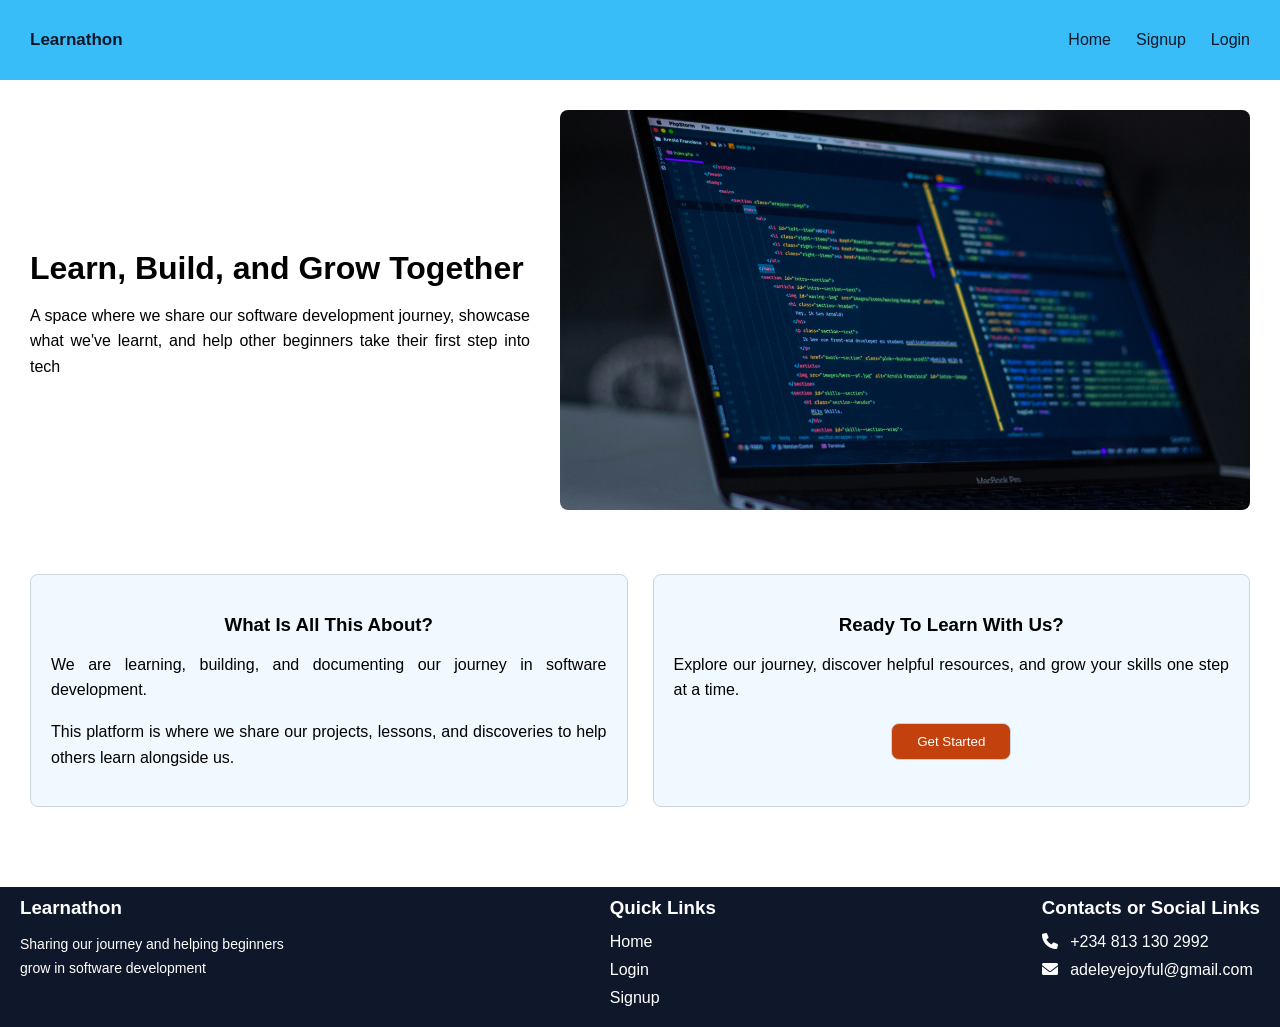
<file: index.html>
<!doctype html>
<html lang="en">
  <head>
    <meta charset="UTF-8" />
    <meta name="viewport" content="width=device-width, initial-scale=1.0" />
    <title>learnathon</title>
    <link rel="stylesheet" href="asset/css/style.css" />

    <link
      rel="stylesheet"
      href="https://cdnjs.cloudflare.com/ajax/libs/font-awesome/6.0.0/css/all.min.css"
    />
  </head>
  <body>
    <!-- Header -->
    <header class="navcontainer">
      <div class="logo">Learnathon</div>
      <ul class="nav-content">
        <li class="nav-link"><a href="login.html">Home</a></li>
        <li class="nav-link"><a href="signup.html">Signup</a></li>
        <li class="nav-link"><a href="login.html">Login</a></li>
      </ul>
    </header>
    <!-- End of header -->

    <!-- Main hero text -->
    <main class="l-main">
      <div class="hero-text">
        <h1>Learn, Build, and Grow Together</h1>
        <p>
          A space where we share our software development journey, showcase what
          we've learnt, and help other beginners take their first step into tech
        </p>
      </div>

      <div class="hero-img">
        <img src="./asset/images/bgi.jpg" alt="coding on computer" />
      </div>
    </main>
    <!-- End of hero text -->

    <!-- About information and action-->
    <div class="l-cards">
      <div class="about">
        <h3>What Is All This About?</h3>
        <p id="P1">
          We are learning, building, and documenting our journey in software
          development.
        </p>

        <p id="P2">
          This platform is where we share our projects, lessons, and discoveries
          to help others learn alongside us.
        </p>
      </div>

      <div class="get-started">
        <h3>Ready To Learn With Us?</h3>

        <p>
          Explore our journey, discover helpful resources, and grow your skills
          one step at a time.
        </p>
        <button class="btn"><a href="signup.html">Get Started</a></button>
      </div>
    </div>
    <!-- End of About and action -->

    <!-- footer -->
    <div class="l-footer">
      <!-- learnathon summary -->
      <div class="summary">
        <h3>Learnathon</h3>
        <p>
          Sharing our journey and helping beginners <br />
          grow in software development
        </p>
      </div>
      <!-- End of summary -->

      <!-- quick links -->
      <div class="quick-links">
        <h3>Quick Links</h3>
        <ul class="links">
          <li><a href="login.html">Home</a></li>
          <li><a href="login.html">Login</a></li>
          <li><a href="signup.html">Signup</a></li>
        </ul>
      </div>
      <!-- End of quicklinks -->

      <!-- Contact -->
      <div class="contact">
        <h3>Contacts or Social Links</h3>
        <ul>
          <li>
            <a href="tel:+2348131302992">
              <i class="fas fa-phone"></i> +234 813 130 2992</a
            >
          </li>
          <li>
            <a href="mailto:adeleyejoyful@gmail.com">
              <i class="fas fa-envelope"></i> adeleyejoyful@gmail.com</a
            >
          </li>
        </ul>
      </div>
      <!-- End of contact -->
    </div>
    <!-- End of footer -->
  </body>
</html>
</file>
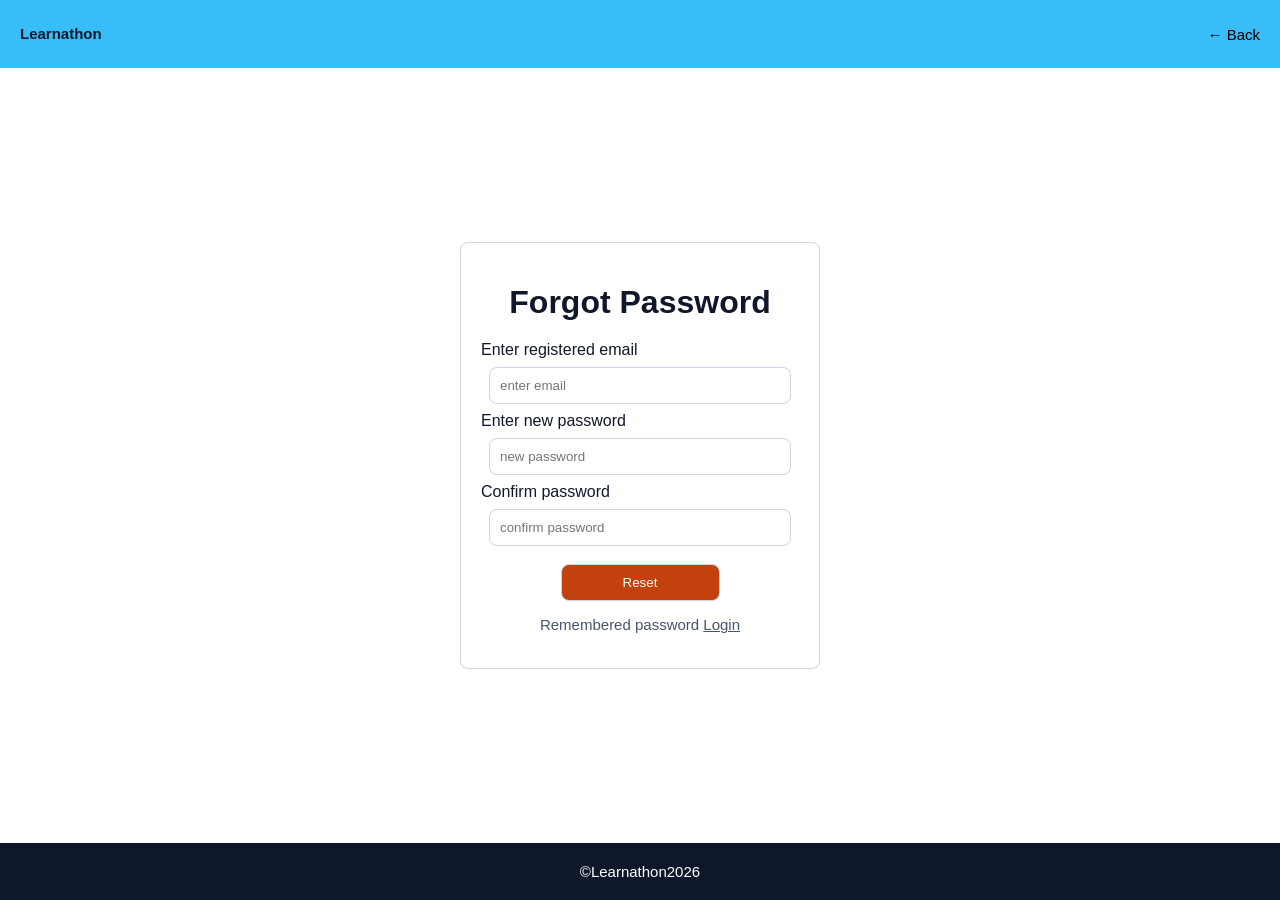
<file: forgot-password.html>
<!doctype html>
<html lang="en">
  <head>
    <meta charset="UTF-8" />
    <meta name="viewport" content="width=device-width, initial-scale=1.0" />
    <title>Forgot password</title>
    <link rel="stylesheet" href="asset/css/style.css" />
  </head>
  <body>
    <!-- navbar -->
    <header class="header">
      <div class="logo"><a href="index.html">Learnathon</a></div>
      <div class="back">&larr; Back</div>
    </header>
    <!-- End of navbar -->

    <!-- Form container -->
    <main class="forgot-main">
      <div class="forgot-form-container">
        <form action="#">
          <h1>Forgot Password</h1>
          <label for="email">Enter registered email</label>
          <input type="email" placeholder="enter email" />

          <label for="password">Enter new password</label>
          <input type="password" placeholder="new password" />

          <label for="password">Confirm password</label>
          <input type="password" placeholder="confirm password" />

          <button type="submit">Reset</button>

          <p>Remembered password <a href="login.html">Login</a></p>
        </form>
      </div>
    </main>
    <!-- End of form container -->
    <!-- footer -->
    <footer class="footer">&copy;Learnathon2026</footer>
    <!-- End of footer -->
  </body>
</html>
</file>
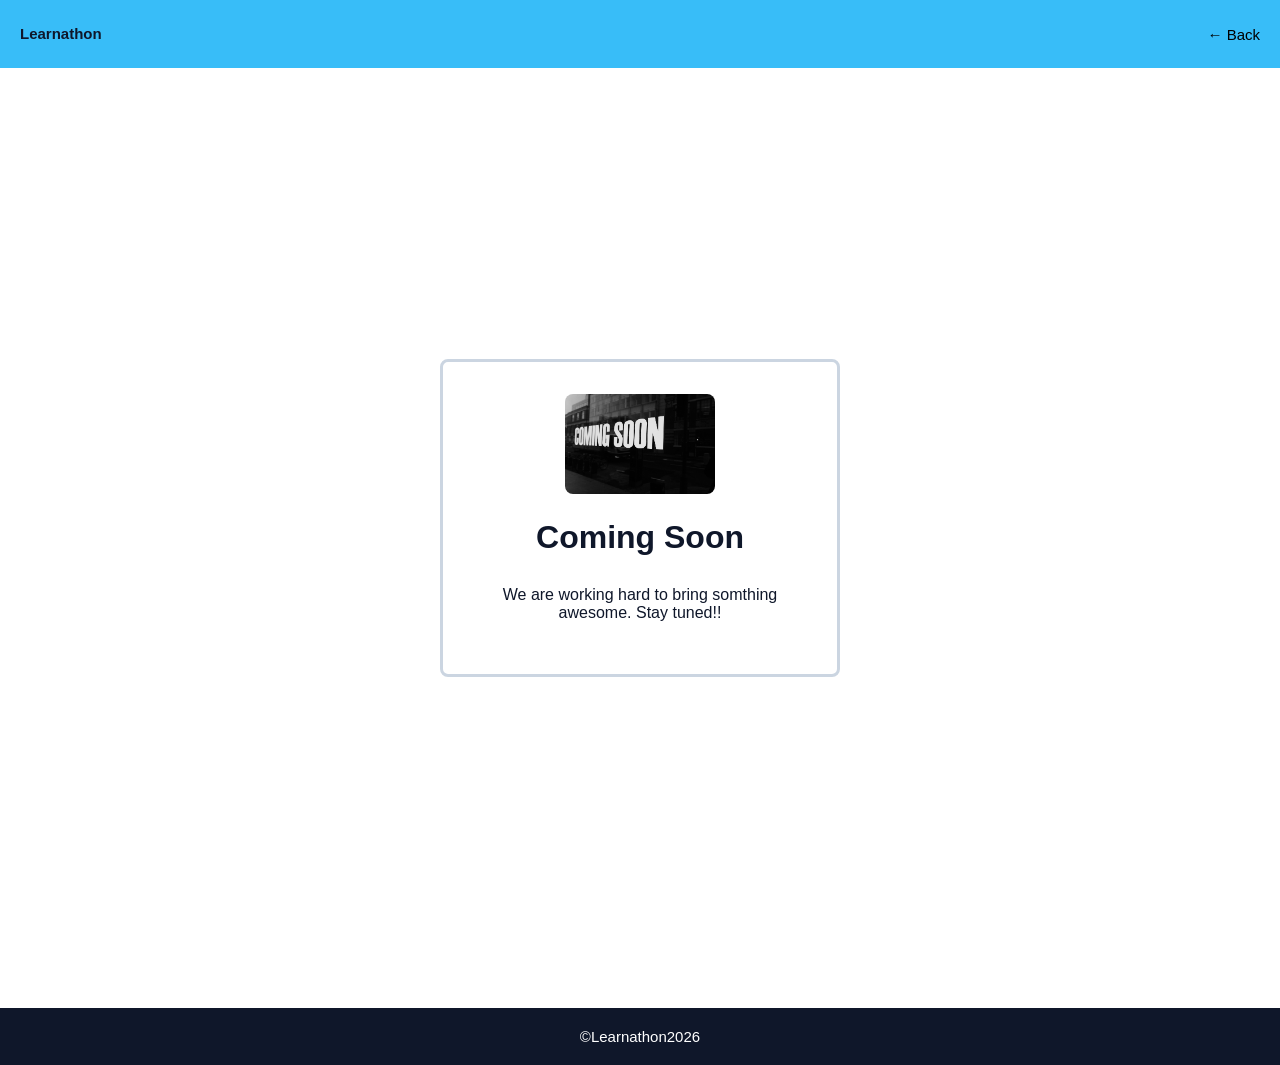
<file: home.html>
<!doctype html>
<html lang="en">
  <head>
    <meta charset="UTF-8" />
    <meta name="viewport" content="width=device-width, initial-scale=1.0" />
    <title>home page</title>
    <link rel="stylesheet" href="asset/css/style.css" />
  </head>
  <body>
    <!-- header -->
    <header class="header">
      <div class="logo"><a href="index.html">Learnathon</a></div>
      <div class="back">&larr; Back</div>
    </header>

    <!-- main container -->
    <div class="home-container">
      <main class="home-content">
        <img src="./asset/images/CS.jpg" alt="home-soon" class="soon-image" />
        <h1>Coming Soon</h1>
        <p>We are working hard to bring somthing awesome. Stay tuned!!</p>
      </main>
    </div>
    <!-- End of main container -->

    <!-- footer -->
    <footer class="footer">&copy;Learnathon2026</footer>
    <!-- End of footer -->
  </body>
</html>
</file>
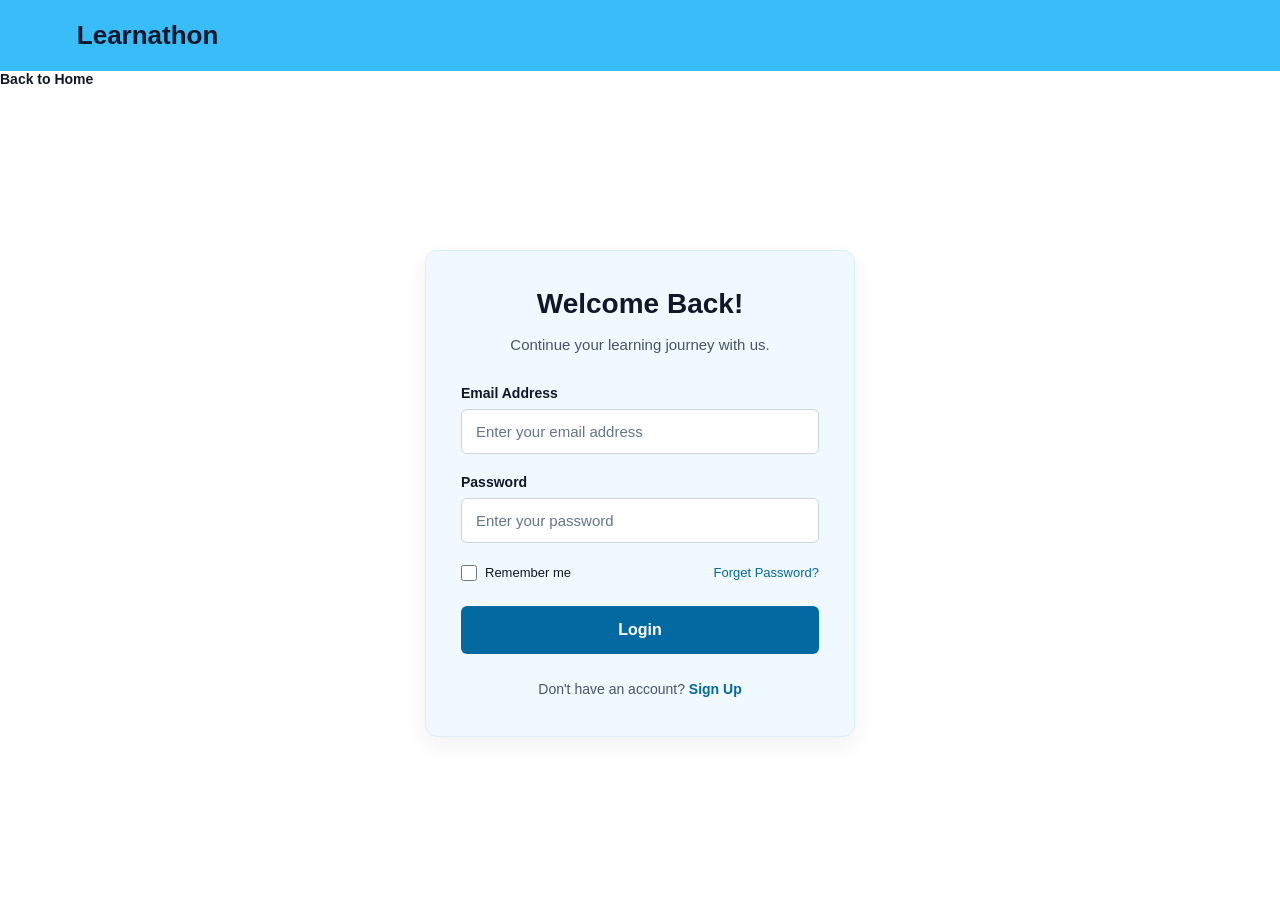
<file: login.html>
<!DOCTYPE html>
<html lang="en">
<head>
    <meta charset="UTF-8">
    <meta name="viewport" content="width=device-width, initial-scale=1.0">
    <title>Login Page</title>
    <link rel="stylesheet" href="asset/css/style.css">
</head>
<body class="login-page">
    <header class="login-header">
        <a href="index.html" class="login-logo">Learnathon</a>
    </header>
    <a href="index.html" class="back-home">Back to Home</a>
</header>

<main class="login-main">
    <section class="login-card slogin-card">
        <div class="login-heading">
            <h1>Welcome Back!</h1>
            <p>Continue your learning journey with us.</p>
        </div>

        <form action="#" method="post">
            <div class="form-group">
                <label for="email">Email Address</label>
                <input 
                type="email"
                id="email"
                name="email"
                placeholder="Enter your email address" autocomplete="email" 
                 required>
            </div>
            <div class="form-group">
                <label for="password">Password</label>
                <input 
                type="password"
                id="password"
                name="password"
                placeholder="Enter your password" autocomplete="current-password" 
                required>
            </div>
            <div class="form-options">
                <label class="checkbox-label">
                    <input 
                    type="checkbox"
                    name="remember">
                    <span>Remember me</span>
                </label>
                    <a href="forget-password.html" class="text-link"> Forget Password?</a>
                </div>
                
                <button type="submit" class="login-button">Login</button>

        </form>
        <p class="login-switch">Don't have an account?
            <a href="signup.html"> Sign Up </a>
        </p>
    </section>
</main>
</body>
</html>
</file>
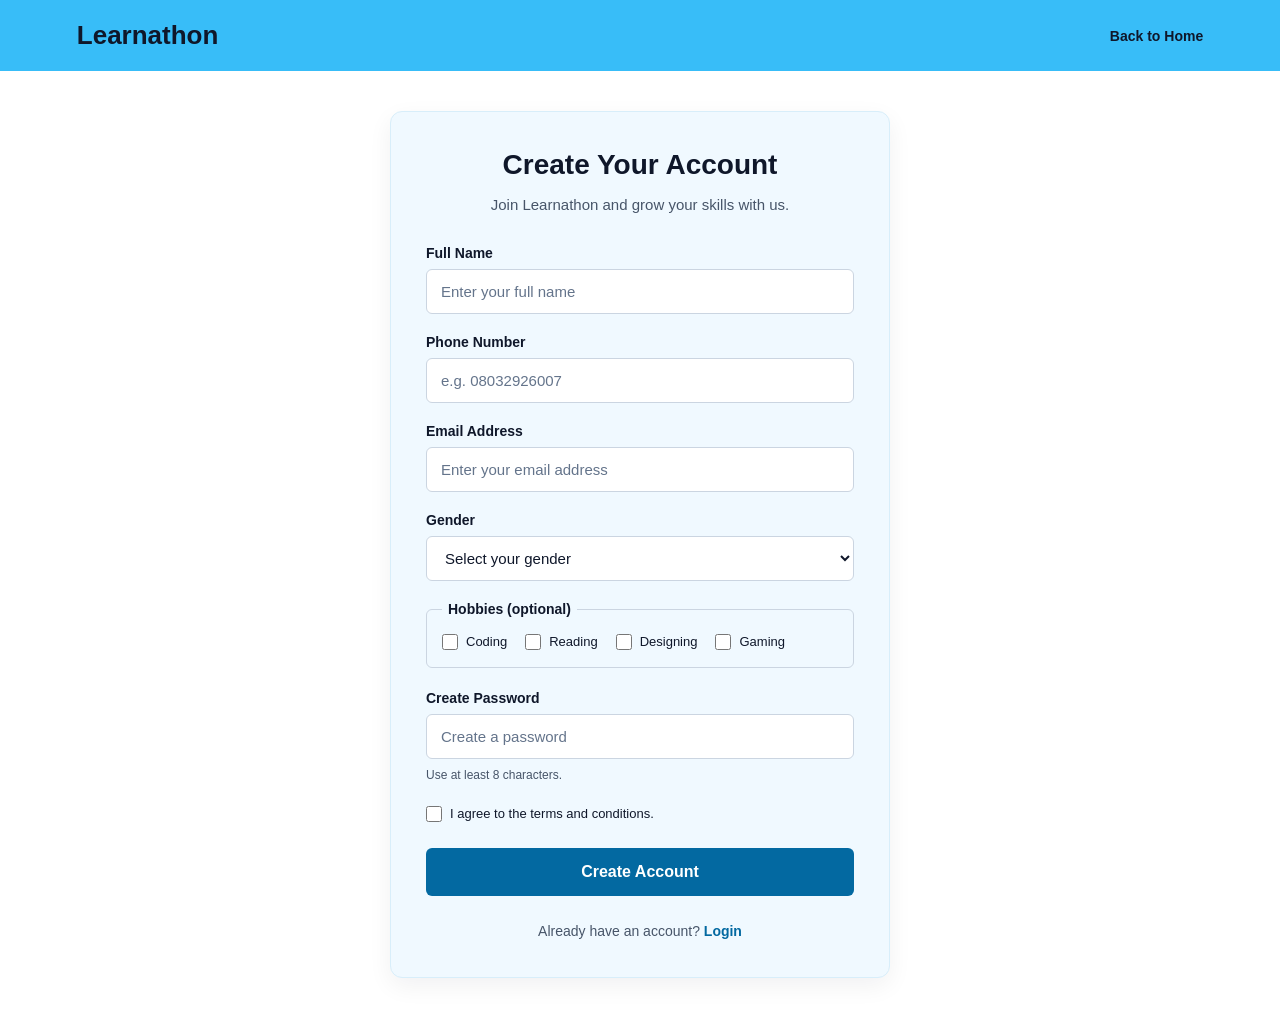
<file: signup.html>
<!DOCTYPE html>
<html lang="en">
<head>
    <meta charset="UTF-8">
    <meta name="viewport" content="width=device-width, initial-scale=1.0">
    <title>Sign Up Page</title>
    <link rel="stylesheet" href="asset/css/style.css">
</head>

<body class="signup-page">

    <header class="signup-header">
        <a href="index.html" class="signup-logo">
            Learnathon
        </a>

        <a href="index.html" class="back-home">
            Back to Home
        </a>
    </header>

    <main class="signup-main">

        <section class="signup-card">

            <div class="signup-heading">
                <h1>Create Your Account</h1>
                <p>Join Learnathon and grow your skills with us.</p>
            </div>

            <form action="#" method="post">

                <div class="form-group">
                    <label for="fullname">Full Name</label>
                    <input
                        type="text"
                        id="fullname"
                        name="fullname"
                        placeholder="Enter your full name"
                        autocomplete="name"
                        required>
                </div>

                <div class="form-group">
                    <label for="phone">Phone Number</label>
                    <input
                        type="tel"
                        id="phone"
                        name="phone"
                        placeholder="e.g. 08032926007"
                        autocomplete="tel"
                        required>
                </div>

                <div class="form-group">
                    <label for="signup-email">Email Address</label>
                    <input
                        type="email"
                        id="signup-email"
                        name="email"
                        placeholder="Enter your email address"
                        autocomplete="email"
                        required>
                </div>

                <div class="form-group">
                    <label for="gender">Gender</label>
                    <select id="gender" name="gender" required>
                        <option value="" disabled selected>
                            Select your gender
                        </option>
                        <option value="male">Male</option>
                        <option value="female">Female</option>
                        <option value="prefer-not-to-say">
                            Prefer not to say
                        </option>
                    </select>
                </div>

                <fieldset class="hobbies-group">
                    <legend>Hobbies (optional)</legend>

                    <div class="hobbies-options">

                        <label class="checkbox-label">
                            <input
                                type="checkbox"
                                name="hobbies"
                                value="coding">
                            <span>Coding</span>
                        </label>

                        <label class="checkbox-label">
                            <input
                                type="checkbox"
                                name="hobbies"
                                value="reading">
                            <span>Reading</span>
                        </label>

                        <label class="checkbox-label">
                            <input
                                type="checkbox"
                                name="hobbies"
                                value="designing">
                            <span>Designing</span>
                        </label>

                        <label class="checkbox-label">
                            <input
                                type="checkbox"
                                name="hobbies"
                                value="gaming">
                            <span>Gaming</span>
                        </label>

                    </div>
                </fieldset>

                <div class="form-group">
                    <label for="signup-password">
                        Create Password
                    </label>

                    <input
                        type="password"
                        id="signup-password"
                        name="password"
                        placeholder="Create a password"
                        autocomplete="new-password"
                        minlength="8"
                        required>

                    <small>Use at least 8 characters.</small>
                </div>

                <div class="terms-group">
                    <label class="checkbox-label">
                        <input
                            type="checkbox"
                            name="terms"
                            required>
                        <span>
                            I agree to the terms and conditions.
                        </span>
                    </label>
                </div>

                <button type="submit" class="signup-button">
                    Create Account
                </button>

            </form>

            <p class="signup-switch">
                Already have an account?
                <a href="login.html">Login</a>
            </p>

        </section>

    </main>

</body>
</html>
</file>
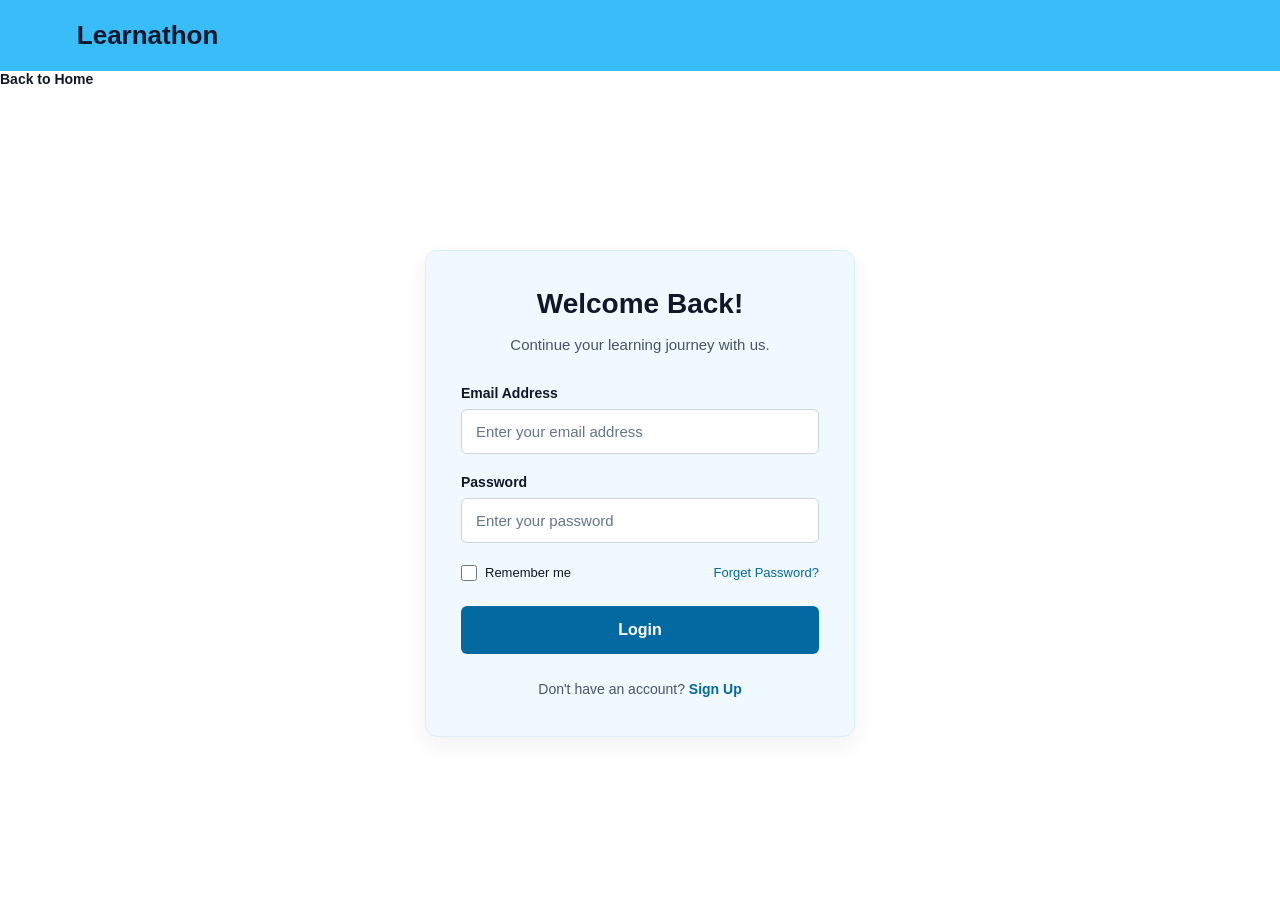
<file: OneDrive/Desktop/New folder/login.html>
<!DOCTYPE html>
<html lang="en">
<head>
    <meta charset="UTF-8">
    <meta name="viewport" content="width=device-width, initial-scale=1.0">
    <title>Login Page</title>
    <link rel="stylesheet" href="style.css">
</head>
<body class="login-page">
    <header class="login-header">
        <a href="index.html" class="login-logo">Learnathon</a>
    </header>
    <a href="index.html" class="back-home">Back to Home</a>
</header>

<main class="login-main">
    <section class="login-card slogin-card">
        <div class="login-heading">
            <h1>Welcome Back!</h1>
            <p>Continue your learning journey with us.</p>
        </div>

        <form action="#" method="post">
            <div class="form-group">
                <label for="email">Email Address</label>
                <input 
                type="email"
                id="email"
                name="email"
                placeholder="Enter your email address" autocomplete="email" 
                 required>
            </div>
            <div class="form-group">
                <label for="password">Password</label>
                <input 
                type="password"
                id="password"
                name="password"
                placeholder="Enter your password" autocomplete="current-password" 
                required>
            </div>
            <div class="form-options">
                <label class="checkbox-label">
                    <input 
                    type="checkbox"
                    name="remember">
                    <span>Remember me</span>
                </label>
                    <a href="forget-password.html" class="text-link"> Forget Password?</a>
                </div>
                
                <button type="submit" class="login-button">Login</button>

        </form>
        <p class="login-switch">Don't have an account?
            <a href="signup.html"> Sign Up </a>
        </p>
    </section>
</main>
</body>
</html>
</file>
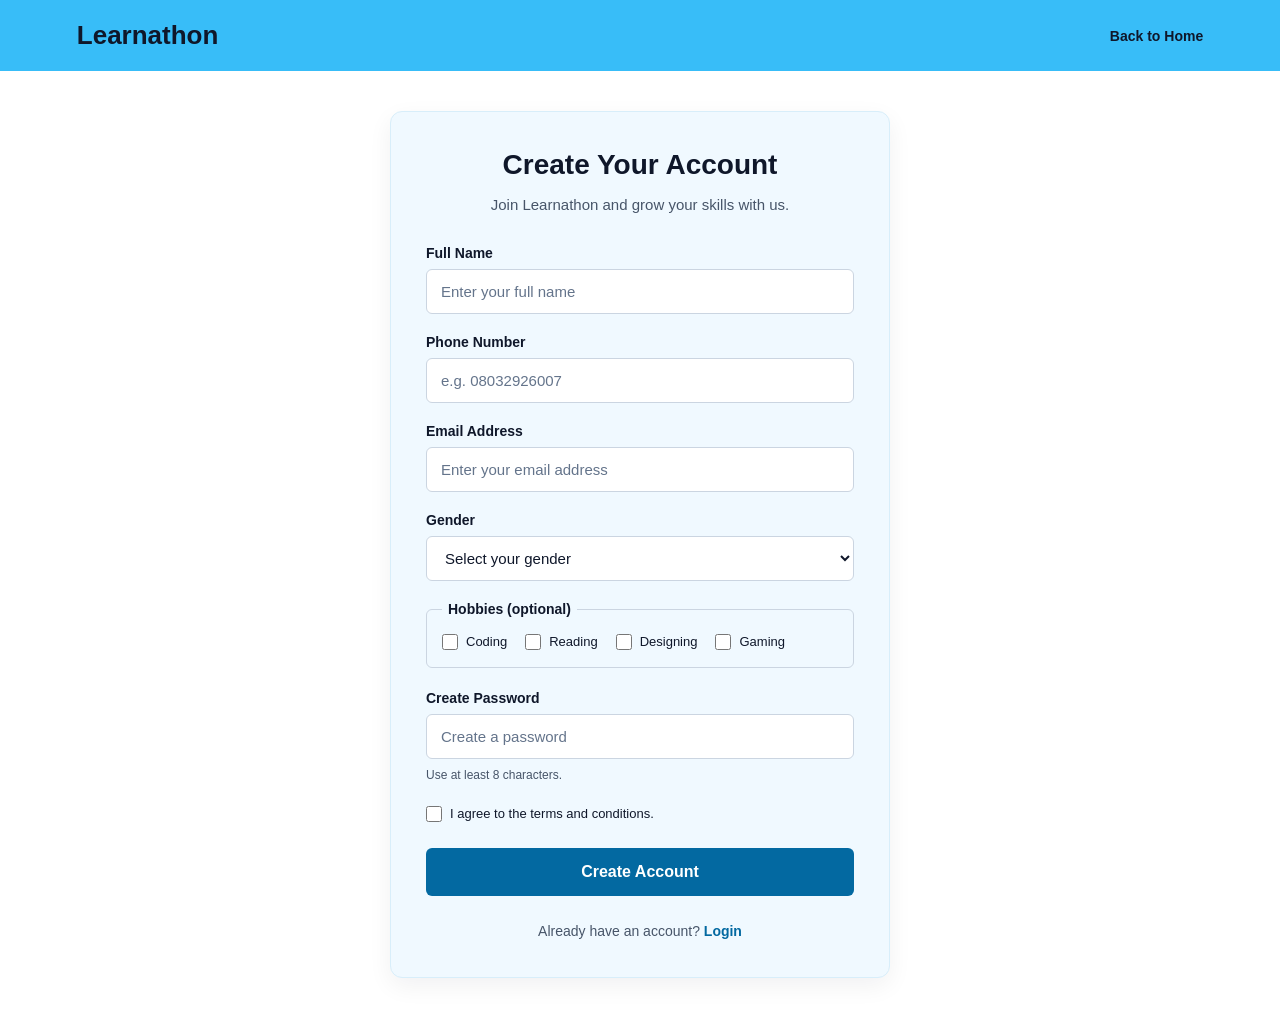
<file: OneDrive/Desktop/New folder/signup.html>
<!DOCTYPE html>
<html lang="en">
<head>
    <meta charset="UTF-8">
    <meta name="viewport" content="width=device-width, initial-scale=1.0">
    <title>Sign Up Page</title>
    <link rel="stylesheet" href="style.css">
</head>

<body class="signup-page">

    <header class="signup-header">
        <a href="index.html" class="signup-logo">
            Learnathon
        </a>

        <a href="index.html" class="back-home">
            Back to Home
        </a>
    </header>

    <main class="signup-main">

        <section class="signup-card">

            <div class="signup-heading">
                <h1>Create Your Account</h1>
                <p>Join Learnathon and grow your skills with us.</p>
            </div>

            <form action="#" method="post">

                <div class="form-group">
                    <label for="fullname">Full Name</label>
                    <input
                        type="text"
                        id="fullname"
                        name="fullname"
                        placeholder="Enter your full name"
                        autocomplete="name"
                        required>
                </div>

                <div class="form-group">
                    <label for="phone">Phone Number</label>
                    <input
                        type="tel"
                        id="phone"
                        name="phone"
                        placeholder="e.g. 08032926007"
                        autocomplete="tel"
                        required>
                </div>

                <div class="form-group">
                    <label for="signup-email">Email Address</label>
                    <input
                        type="email"
                        id="signup-email"
                        name="email"
                        placeholder="Enter your email address"
                        autocomplete="email"
                        required>
                </div>

                <div class="form-group">
                    <label for="gender">Gender</label>
                    <select id="gender" name="gender" required>
                        <option value="" disabled selected>
                            Select your gender
                        </option>
                        <option value="male">Male</option>
                        <option value="female">Female</option>
                        <option value="prefer-not-to-say">
                            Prefer not to say
                        </option>
                    </select>
                </div>

                <fieldset class="hobbies-group">
                    <legend>Hobbies (optional)</legend>

                    <div class="hobbies-options">

                        <label class="checkbox-label">
                            <input
                                type="checkbox"
                                name="hobbies"
                                value="coding">
                            <span>Coding</span>
                        </label>

                        <label class="checkbox-label">
                            <input
                                type="checkbox"
                                name="hobbies"
                                value="reading">
                            <span>Reading</span>
                        </label>

                        <label class="checkbox-label">
                            <input
                                type="checkbox"
                                name="hobbies"
                                value="designing">
                            <span>Designing</span>
                        </label>

                        <label class="checkbox-label">
                            <input
                                type="checkbox"
                                name="hobbies"
                                value="gaming">
                            <span>Gaming</span>
                        </label>

                    </div>
                </fieldset>

                <div class="form-group">
                    <label for="signup-password">
                        Create Password
                    </label>

                    <input
                        type="password"
                        id="signup-password"
                        name="password"
                        placeholder="Create a password"
                        autocomplete="new-password"
                        minlength="8"
                        required>

                    <small>Use at least 8 characters.</small>
                </div>

                <div class="terms-group">
                    <label class="checkbox-label">
                        <input
                            type="checkbox"
                            name="terms"
                            required>
                        <span>
                            I agree to the terms and conditions.
                        </span>
                    </label>
                </div>

                <button type="submit" class="signup-button">
                    Create Account
                </button>

            </form>

            <p class="signup-switch">
                Already have an account?
                <a href="login.html">Login</a>
            </p>

        </section>

    </main>

</body>
</html>
</file>
<file: asset/css/style.css>
:root {
  /* Primary colours */
  --primary-color: #38bdf8; /* Sky blue */
  --secondary-color: #c2410c; /* Dark orange */

  /* Background colours */
  --background-color: #ffffff; /* White */
  --card-background: #f0f9ff; /* Very light blue */
  --footer-background: #0f172a; /* Dark navy */

  /* Text colours */
  --text-color: #0f172a; /* Dark navy */
  --text-light: #ffffff; /* White text */
  --text-muted: #475569; /* Muted grey */

  /* Borders and effects */
  --border-color: #cbd5e1; /* Light grey-blue */
  --shadow-color: rgba(15, 23, 42, 0.12);

  /* Button colours */
  --button-primary: #c2410c; /* Dark orange */
  --button-primary-hover: #9a3412; /* Darker orange */

  /* General styling */
  --border-radius: 8px;
  --transition-speed: 0.3s;
}

* {
  box-sizing: border-box;
}

/* Body styling */
body {
  margin: 0;
  padding: 0;
  display: flex;
  flex-direction: column;
  background-color: var(--background-color);
  font-family: Arial, Helvetica, sans-serif;
  box-sizing: border-box;
  min-height: 100vh;
}

/* Landing page styling */
/* Navbar container */
.navcontainer {
  display: flex;
  justify-content: space-between;
  align-items: center;
  padding: 15px 30px;
  background-color: var(--primary-color);
  color: var(--text-color);
  position: sticky;
  top: 0;
  z-index: 1000;
}

/* Logo styling */
.navcontainer .logo {
  font-size: 17px;
  font-weight: bold;
  cursor: default;
}

/* navcontent styling */
.navcontainer .nav-content {
  display: flex;
  gap: 25px;
  align-items: center;
}

.navcontainer .nav-link {
  list-style-type: none;
}

.navcontainer a {
  display: inline-block;
  text-decoration: none;
  color: var(--text-color);
  transition:
    transform var(--transition-speed) ease,
    color var(--transition-speed) ease;
}

/* hover effect for nav-link */
.navcontainer a:hover {
  color: var(--button-primary-hover);
  transform: translateX(-5px);
}
/* Main/hero intoduction section */

.l-main {
  display: flex;
  align-items: center;
  justify-content: space-between;
  gap: 30px;
  padding: 30px;
}

/* Left side: heading and description */
.l-main .hero-text {
  flex: 1;
  max-width: 500px;
}

/* Main heading:bold text */
.l-main h1 {
  font-size: 32px;
  margin-bottom: 15px;
}

/* Introduction paragraph */
.l-main .hero-text p {
  line-height: 1.6;
  text-align: justify;
}

/* Right side:image */
.l-main .hero-img {
  flex: 1;
}

.l-main .hero-img img {
  width: 100%;
  height: 400px;
  object-fit: cover;
  border-radius: var(--border-radius);
}

/* Two cards  */
.l-cards {
  display: flex;
  gap: 25px;
  padding: 30px;
}

/* card 1 */
.l-cards .about {
  flex: 1;
  min-height: 0;
  padding: 20px;
  background-color: var(--card-background);
  border-radius: var(--border-radius);
  border: 1px solid var(--border-color);
  transition: transform var(--transition-speed) ease;
}

/* card 2 */
.l-cards .get-started {
  flex: 1;
  min-height: 0;
  padding: 20px;
  background-color: var(--card-background);
  border-radius: var(--border-radius);
  border: 1px solid var(--border-color);
  transition: transform var(--transition-speed) ease;
}

/* Hover effects for both cards */
.l-cards .about:hover,
.l-cards .get-started:hover {
  transform: translateY(-5px);
}
/* Card headings */
.l-cards h3 {
  text-align: center;
  margin-bottom: 15px;
}

/* card paragraphs */
.l-cards p {
  line-height: 1.6;
  text-align: justify;
}

/* Get started button */
.l-cards .btn {
  display: block;
  width: fit-content;
  margin: 20px auto 0;
  padding: 10px 25px;
  background-color: var(--button-primary);
  border-radius: var(--border-radius);
  border: 1px solid var(--border-color);
  cursor: pointer;
  transition: transform var(--transition-speed) ease;
}

.l-cards .btn:hover {
  background-color: var(--button-primary-hover);
  color: var(--text-light);
  transform: translateY(-5px);
}

.l-cards .btn a {
  text-decoration: none;
  color: var(--text-light);
}

/* footer styling */
.l-footer {
  display: flex;
  justify-content: space-between;
  align-items: flex-start;
  gap: 32px;
  padding: 10px 20px;
  margin-top: 50px;
  background-color: var(--footer-background);
  color: var(--text-light);
}

.l-footer .summary {
  text-align: left;
  max-width: 380px;
}
.l-footer .summary p {
  font-size: 14px;
  line-height: 1.7;
}

.l-footer h3 {
  margin: 0 0 14px;
}

.quick-links ul,
.contact ul {
  margin: 0;
  padding: 0;
}

.quick-links li,
.contact li {
  list-style: none;
  margin-bottom: 10px;
}

.quick-links a,
.contact a {
  display: inline-block;
  color: var(--text-light);
  text-decoration: none;
  transition:
    transform var(--transition-speed) ease,
    color var(--transition-speed) ease;
}

.quick-links a:hover,
.contact a:hover {
  transform: translateY(-5px);
  color: var(--primary-color);
}

/* style for icon */
i {
  margin-right: 8px;
  font-size: 16px;
  color: var(--text-light);
}
/* End of landing page styling */

/* Forgot password page styling */

/* navbar styling */
.header {
  display: flex;
  justify-content: space-between;
  align-items: center;
  background-color: var(--primary-color);
  padding: 25px 20px;
  position: sticky;
  top: 0;
  width: 100%;
}

.header .logo a {
  text-decoration: none;
  color: var(--text-color);
  font-weight: bold;
  font-size: 15px;
  cursor: pointer;
}
.header .back {
  font-size: 15px;
  cursor: pointer;
}

.forgot-main {
  flex: 1;
  display: flex;
  justify-content: center;
  align-items: center;
}
.forgot-form-container {
  width: 90%;
  max-width: 360px;
  margin-top: 40px;
  padding: 20px;
  background-color: var(--background-color);
  color: var(--text-color);
  border-radius: var(--border-radius);
  border: 1px solid var(--border-color);
}
.forgot-form-container h1 {
  text-align: center;
  margin-bottom: 20px;
}

.forgot-form-container form {
  display: flex;
  flex-direction: column;
}

.forgot-form-container input {
  padding: 10px;
  margin: 8px;
  background-color: var(--background-color);
  border-radius: var(--border-radius);
  border: 1px solid var(--border-color);
  color: var(--text-muted);
}

.forgot-form-container button {
  padding: 10px;
  margin-top: 10px;
  width: 50%;
  margin-left: 25%;
  color: var(--text-light);
  background-color: var(--button-primary);
  border-radius: var(--border-radius);
  border: 1px solid var(--border-color);
  cursor: pointer;
  transition: transform var(--transition-speed) ease;
}

.forgot-form-container button:hover {
  background-color: var(--button-primary-hover);
  transform: translateY(-5px);
}

.forgot-form-container p {
  text-align: center;
  color: var(--text-muted);
  font-size: 15px;
}

.forgot-form-container p a {
  color: var(--text-muted);
}

.forgot-form-container p a:hover {
  color: var(--text-color);
  text-decoration: none;
}

.footer {
  background-color: var(--footer-background);
  width: 100%;
  margin-top: 40px;
  padding: 20px 20px;
  text-align: center;
  color: var(--text-light);
  font-size: 15px;
}
/* End of forgot password page */

/* Home styling */
.home-container {
  display: flex;
  justify-content: center;
  align-items: center;
  height: 100vh;
}

.home-content {
  text-align: center;
  background-color: var(--background-color);
  padding: 32px;
  border-radius: var(--border-radius);
  border: 3px solid var(--border-color);
  max-width: 400px;
}

.soon-image {
  width: 150px;
  border-radius: var(--border-radius);
  object-fit: cover;
}

.home-container h1 {
  color: var(--text-color);
  margin-bottom: 30px;
}

.home-container p {
  color: var(--text-color);
  margin-bottom: 20px;
}
/* End of home styling */

/* Adjustment: stacks footer sections on smaller screens */
@media (max-width: 600px) {
  .l-footer {
    flex-direction: column;
    gap: 24px;
    padding: 28px 20px;
  }

  .navcontainer {
    padding: 12px 18px;
  }

  /* Hero/main content */
  .l-main {
    flex-direction: column;
    padding: 20px;
  }

  .l-main .hero-img {
    width: 100%;
  }

  .l-main img {
    height: 250px;
  }

  /* Cards */
  .l-cards {
    flex-direction: column;
    padding: 20px;
  }
}

/* =========================================
   LEARNATHON LOGIN AND SIGNUP STYLES
========================================= */


/* =========================================
   1. PAGE DEFAULTS
========================================= */

.login-page,
.signup-page {
    margin: 0;
    min-height: 100vh;
    display: flex;
    flex-direction: column;
    background-color: #FFFFFF;
    color: #0F172A;
    font-family: Arial, Helvetica, sans-serif;
}


/* =========================================
   2. HEADERS AND LOGOS
========================================= */

.login-header,
.signup-header {
    display: flex;
    justify-content: space-between;
    align-items: center;
    gap: 16px;
    padding: 20px 6%;
    background-color: #38BDF8;
}

.login-logo,
.signup-logo {
    color: #0F172A;
    text-decoration: none;
    font-size: 26px;
    font-weight: bold;
}

.back-home {
    color: #0F172A;
    text-decoration: none;
    font-size: 14px;
    font-weight: 600;
}

.back-home:hover {
    text-decoration: underline;
}


/* =========================================
   3. MAIN CONTENT
========================================= */

.login-main,
.signup-main {
    flex: 1;
    display: flex;
    justify-content: center;
    align-items: center;
    padding: 40px 20px;
    box-sizing: border-box;
}

/* Signup form can be taller */
.signup-main {
    align-items: flex-start;
}


/* =========================================
   4. FORM CARDS
========================================= */

.login-card,
.signup-card {
    width: 100%;
    max-width: 430px;
    padding: 35px;
    background-color: #F0F9FF;
    border: 1px solid #D8EEFA;
    border-radius: 12px;
    box-sizing: border-box;
    box-shadow: 0 8px 24px rgba(15, 23, 42, 0.06);
}

/* Wider signup form */
.signup-card {
    max-width: 500px;
}


/* =========================================
   5. HEADINGS
========================================= */

.login-heading,
.signup-heading {
    text-align: center;
    margin-bottom: 28px;
}

.login-heading h1,
.signup-heading h1 {
    margin: 0 0 10px;
    color: #0F172A;
    font-size: 28px;
    line-height: 1.3;
}

.login-heading p,
.signup-heading p {
    margin: 0;
    color: #475569;
    font-size: 15px;
    line-height: 1.6;
}


/* =========================================
   6. FORM FIELDS
========================================= */

.form-group {
    margin-bottom: 20px;
}

.form-group label {
    display: block;
    margin-bottom: 8px;
    color: #0F172A;
    font-size: 14px;
    font-weight: 600;
}

.form-group input,
.form-group select {
    display: block;
    width: 100%;
    min-height: 45px;
    padding: 12px 14px;
    border: 1px solid #CBD5E1;
    border-radius: 6px;
    box-sizing: border-box;
    background-color: #FFFFFF;
    color: #0F172A;
    font-family: inherit;
    font-size: 15px;
}

.form-group input::placeholder {
    color: #64748B;
}

.form-group input:focus,
.form-group select:focus {
    outline: 2px solid #0284C7;
    outline-offset: 2px;
    border-color: #0284C7;
}


/* =========================================
   7. PASSWORD GUIDANCE
========================================= */

.form-group small {
    display: block;
    margin-top: 7px;
    color: #475569;
    font-size: 12px;
    line-height: 1.5;
}


/* =========================================
   8. REMEMBER ME AND FORGOT PASSWORD
========================================= */

.form-options {
    display: flex;
    justify-content: space-between;
    align-items: center;
    flex-wrap: wrap;
    gap: 12px;
    margin: 5px 0 24px;
}

.text-link {
    color: #0369A1;
    font-size: 13px;
    text-decoration: none;
}

.text-link:hover {
    text-decoration: underline;
}


/* =========================================
   9. CHECKBOXES
========================================= */

.checkbox-label {
    display: inline-flex;
    align-items: center;
    gap: 8px;
    color: #0F172A;
    font-size: 13px;
    line-height: 1.5;
    cursor: pointer;
}

.checkbox-label input {
    flex-shrink: 0;
    width: 16px;
    height: 16px;
    margin: 0;
    accent-color: #0369A1;
    cursor: pointer;
}


/* =========================================
   10. HOBBIES
========================================= */

.hobbies-group {
    min-width: 0;
    margin: 0 0 22px;
    padding: 15px;
    border: 1px solid #CBD5E1;
    border-radius: 6px;
    box-sizing: border-box;
}

.hobbies-group legend {
    padding: 0 6px;
    color: #0F172A;
    font-size: 14px;
    font-weight: 600;
}

.hobbies-options {
    display: flex;
    flex-wrap: wrap;
    gap: 14px 18px;
}


/* =========================================
   11. TERMS AND CONDITIONS
========================================= */

.terms-group {
    margin: 8px 0 22px;
}


/* =========================================
   12. LOGIN AND SIGNUP BUTTONS
========================================= */

.login-button,
.signup-button {
    display: block;
    width: 100%;
    min-height: 48px;
    padding: 14px;
    border: none;
    border-radius: 6px;
    background-color: #0369A1;
    color: #FFFFFF;
    font-family: inherit;
    font-size: 16px;
    font-weight: bold;
    cursor: pointer;
    transition: background-color 0.2s ease;
}

.login-button:hover,
.signup-button:hover {
    background-color: #075985;
}

.login-button:focus-visible,
.signup-button:focus-visible {
    outline: 3px solid #38BDF8;
    outline-offset: 3px;
}


/* =========================================
   13. SWITCH BETWEEN LOGIN AND SIGNUP
========================================= */

.login-switch,
.signup-switch {
    margin: 24px 0 0;
    text-align: center;
    color: #475569;
    font-size: 14px;
    line-height: 1.6;
}

.login-switch a,
.signup-switch a {
    color: #0369A1;
    font-weight: bold;
    text-decoration: none;
}

.login-switch a:hover,
.signup-switch a:hover {
    text-decoration: underline;
}


/* =========================================
   14. MOBILE RESPONSIVENESS
========================================= */

@media (max-width: 480px) {

    .login-header,
    .signup-header {
        padding: 16px 5%;
    }

    .login-logo,
    .signup-logo {
        font-size: 22px;
    }

    .back-home {
        font-size: 12px;
    }

    .login-main,
    .signup-main {
        padding: 25px 14px;
    }

    .login-card,
    .signup-card {
        padding: 24px 18px;
    }

    .login-heading h1,
    .signup-heading h1 {
        font-size: 24px;
    }

    .form-options {
        align-items: flex-start;
    }

    .hobbies-options {
        gap: 14px;
    }
}
</file>
<file: OneDrive/Desktop/New folder/style.css>
/* =========================================
   LEARNATHON LOGIN AND SIGNUP STYLES
========================================= */


/* =========================================
   1. PAGE DEFAULTS
========================================= */

.login-page,
.signup-page {
    margin: 0;
    min-height: 100vh;
    display: flex;
    flex-direction: column;
    background-color: #FFFFFF;
    color: #0F172A;
    font-family: Arial, Helvetica, sans-serif;
}


/* =========================================
   2. HEADERS AND LOGOS
========================================= */

.login-header,
.signup-header {
    display: flex;
    justify-content: space-between;
    align-items: center;
    gap: 16px;
    padding: 20px 6%;
    background-color: #38BDF8;
}

.login-logo,
.signup-logo {
    color: #0F172A;
    text-decoration: none;
    font-size: 26px;
    font-weight: bold;
}

.back-home {
    color: #0F172A;
    text-decoration: none;
    font-size: 14px;
    font-weight: 600;
}

.back-home:hover {
    text-decoration: underline;
}


/* =========================================
   3. MAIN CONTENT
========================================= */

.login-main,
.signup-main {
    flex: 1;
    display: flex;
    justify-content: center;
    align-items: center;
    padding: 40px 20px;
    box-sizing: border-box;
}

/* Signup form can be taller */
.signup-main {
    align-items: flex-start;
}


/* =========================================
   4. FORM CARDS
========================================= */

.login-card,
.signup-card {
    width: 100%;
    max-width: 430px;
    padding: 35px;
    background-color: #F0F9FF;
    border: 1px solid #D8EEFA;
    border-radius: 12px;
    box-sizing: border-box;
    box-shadow: 0 8px 24px rgba(15, 23, 42, 0.06);
}

/* Wider signup form */
.signup-card {
    max-width: 500px;
}


/* =========================================
   5. HEADINGS
========================================= */

.login-heading,
.signup-heading {
    text-align: center;
    margin-bottom: 28px;
}

.login-heading h1,
.signup-heading h1 {
    margin: 0 0 10px;
    color: #0F172A;
    font-size: 28px;
    line-height: 1.3;
}

.login-heading p,
.signup-heading p {
    margin: 0;
    color: #475569;
    font-size: 15px;
    line-height: 1.6;
}


/* =========================================
   6. FORM FIELDS
========================================= */

.form-group {
    margin-bottom: 20px;
}

.form-group label {
    display: block;
    margin-bottom: 8px;
    color: #0F172A;
    font-size: 14px;
    font-weight: 600;
}

.form-group input,
.form-group select {
    display: block;
    width: 100%;
    min-height: 45px;
    padding: 12px 14px;
    border: 1px solid #CBD5E1;
    border-radius: 6px;
    box-sizing: border-box;
    background-color: #FFFFFF;
    color: #0F172A;
    font-family: inherit;
    font-size: 15px;
}

.form-group input::placeholder {
    color: #64748B;
}

.form-group input:focus,
.form-group select:focus {
    outline: 2px solid #0284C7;
    outline-offset: 2px;
    border-color: #0284C7;
}


/* =========================================
   7. PASSWORD GUIDANCE
========================================= */

.form-group small {
    display: block;
    margin-top: 7px;
    color: #475569;
    font-size: 12px;
    line-height: 1.5;
}


/* =========================================
   8. REMEMBER ME AND FORGOT PASSWORD
========================================= */

.form-options {
    display: flex;
    justify-content: space-between;
    align-items: center;
    flex-wrap: wrap;
    gap: 12px;
    margin: 5px 0 24px;
}

.text-link {
    color: #0369A1;
    font-size: 13px;
    text-decoration: none;
}

.text-link:hover {
    text-decoration: underline;
}


/* =========================================
   9. CHECKBOXES
========================================= */

.checkbox-label {
    display: inline-flex;
    align-items: center;
    gap: 8px;
    color: #0F172A;
    font-size: 13px;
    line-height: 1.5;
    cursor: pointer;
}

.checkbox-label input {
    flex-shrink: 0;
    width: 16px;
    height: 16px;
    margin: 0;
    accent-color: #0369A1;
    cursor: pointer;
}


/* =========================================
   10. HOBBIES
========================================= */

.hobbies-group {
    min-width: 0;
    margin: 0 0 22px;
    padding: 15px;
    border: 1px solid #CBD5E1;
    border-radius: 6px;
    box-sizing: border-box;
}

.hobbies-group legend {
    padding: 0 6px;
    color: #0F172A;
    font-size: 14px;
    font-weight: 600;
}

.hobbies-options {
    display: flex;
    flex-wrap: wrap;
    gap: 14px 18px;
}


/* =========================================
   11. TERMS AND CONDITIONS
========================================= */

.terms-group {
    margin: 8px 0 22px;
}


/* =========================================
   12. LOGIN AND SIGNUP BUTTONS
========================================= */

.login-button,
.signup-button {
    display: block;
    width: 100%;
    min-height: 48px;
    padding: 14px;
    border: none;
    border-radius: 6px;
    background-color: #0369A1;
    color: #FFFFFF;
    font-family: inherit;
    font-size: 16px;
    font-weight: bold;
    cursor: pointer;
    transition: background-color 0.2s ease;
}

.login-button:hover,
.signup-button:hover {
    background-color: #075985;
}

.login-button:focus-visible,
.signup-button:focus-visible {
    outline: 3px solid #38BDF8;
    outline-offset: 3px;
}


/* =========================================
   13. SWITCH BETWEEN LOGIN AND SIGNUP
========================================= */

.login-switch,
.signup-switch {
    margin: 24px 0 0;
    text-align: center;
    color: #475569;
    font-size: 14px;
    line-height: 1.6;
}

.login-switch a,
.signup-switch a {
    color: #0369A1;
    font-weight: bold;
    text-decoration: none;
}

.login-switch a:hover,
.signup-switch a:hover {
    text-decoration: underline;
}


/* =========================================
   14. MOBILE RESPONSIVENESS
========================================= */

@media (max-width: 480px) {

    .login-header,
    .signup-header {
        padding: 16px 5%;
    }

    .login-logo,
    .signup-logo {
        font-size: 22px;
    }

    .back-home {
        font-size: 12px;
    }

    .login-main,
    .signup-main {
        padding: 25px 14px;
    }

    .login-card,
    .signup-card {
        padding: 24px 18px;
    }

    .login-heading h1,
    .signup-heading h1 {
        font-size: 24px;
    }

    .form-options {
        align-items: flex-start;
    }

    .hobbies-options {
        gap: 14px;
    }
}
</file>
